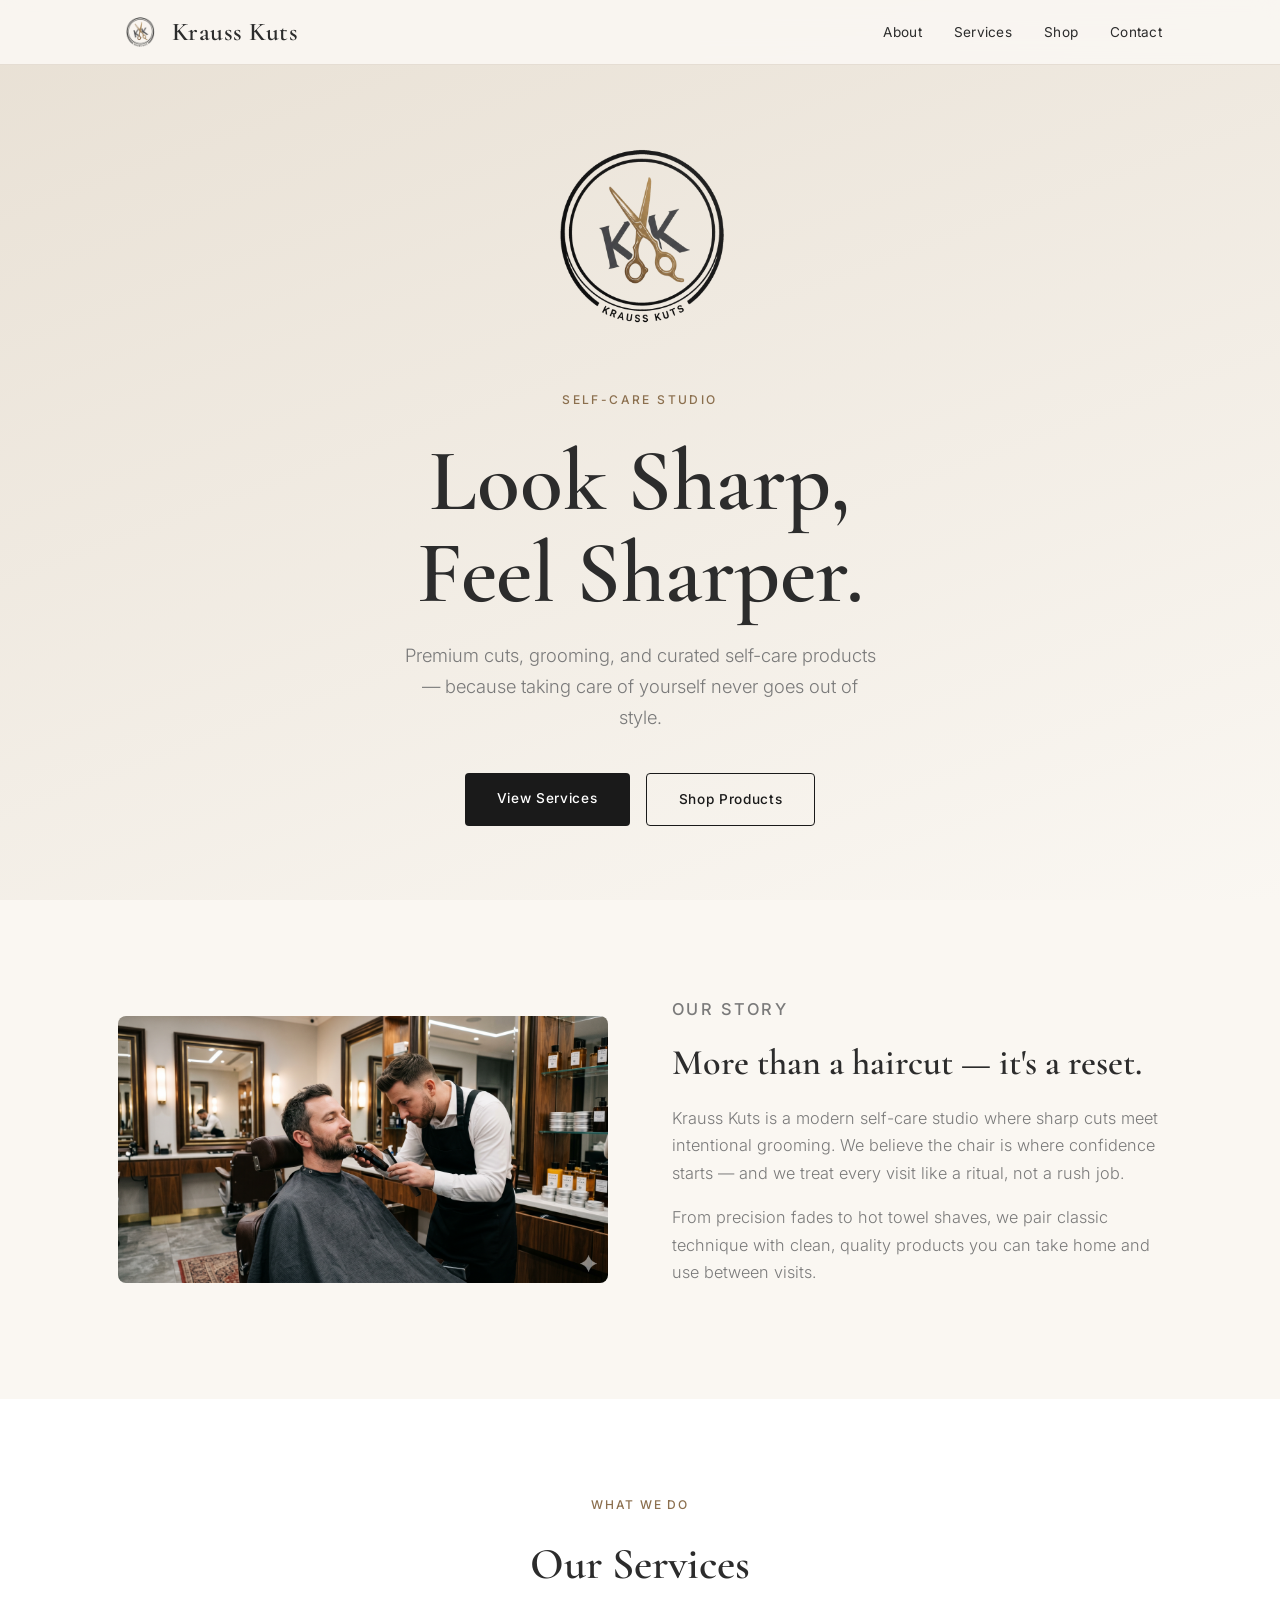
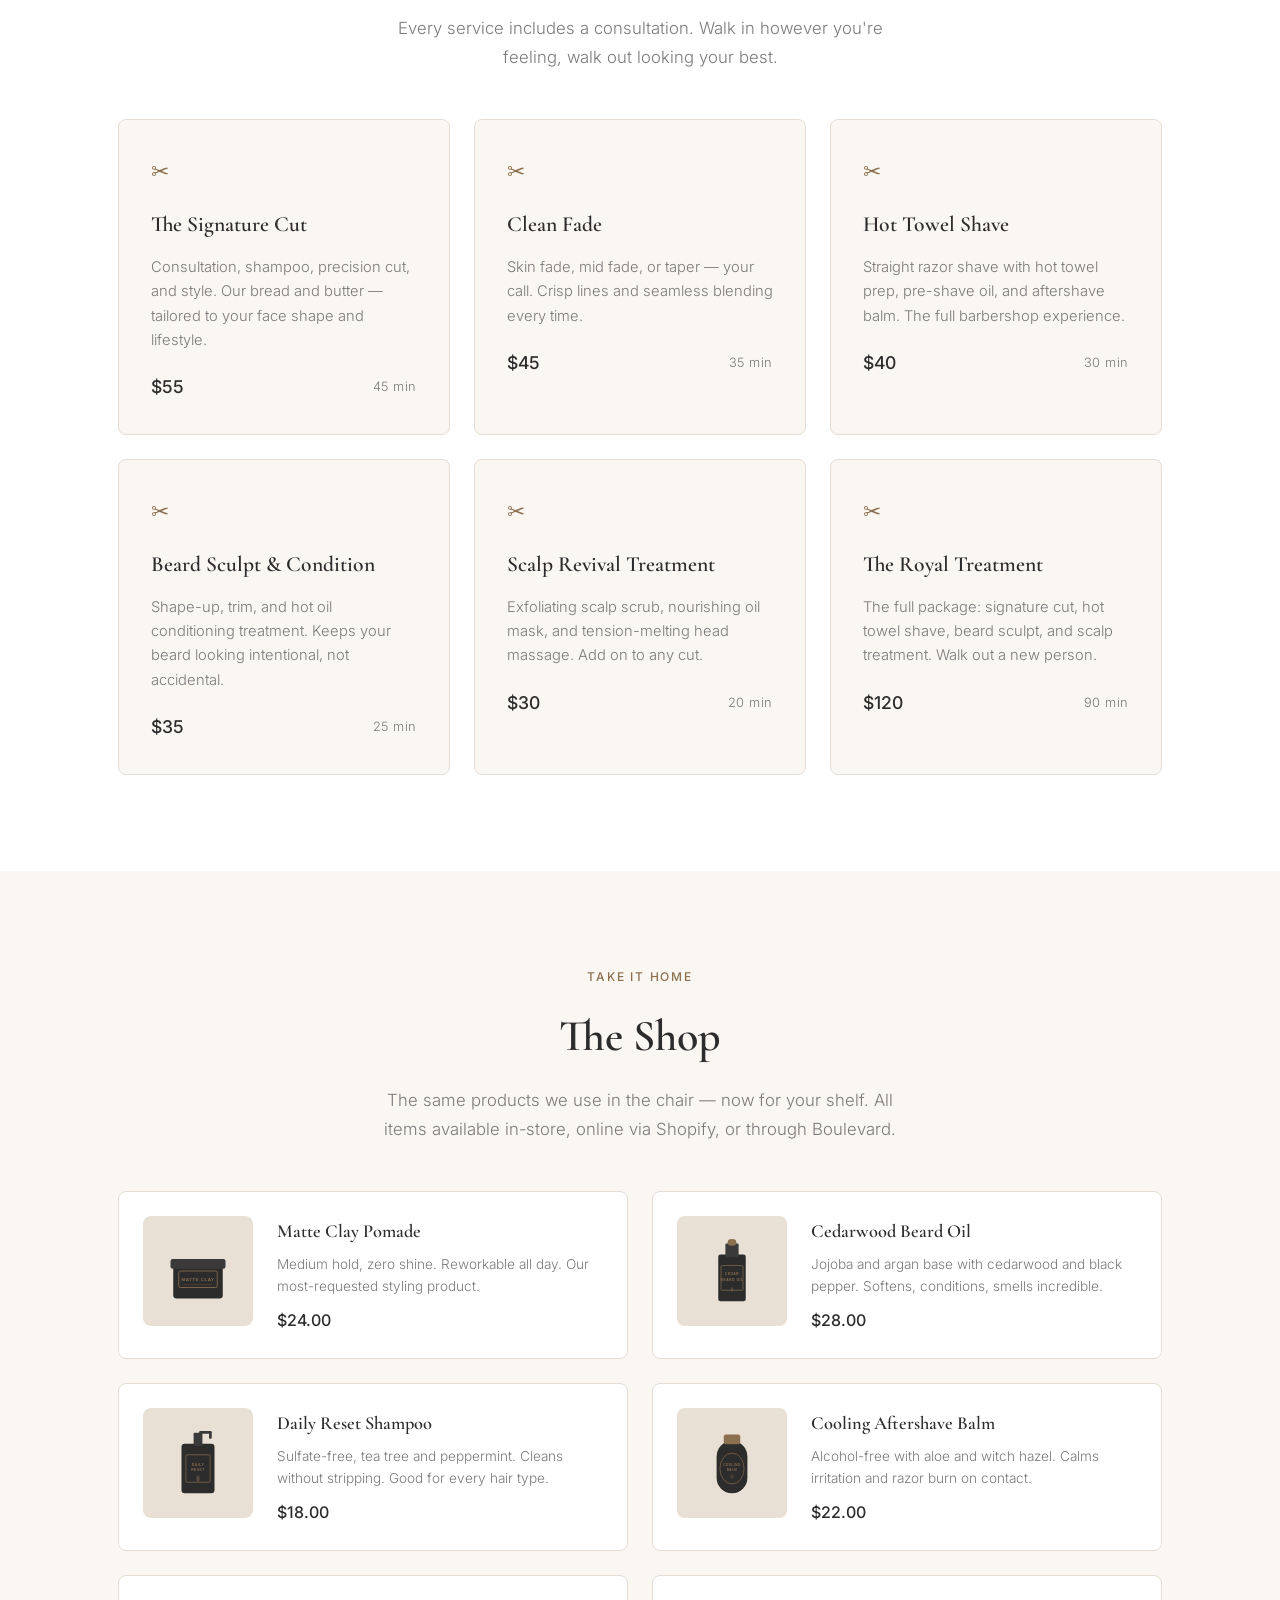
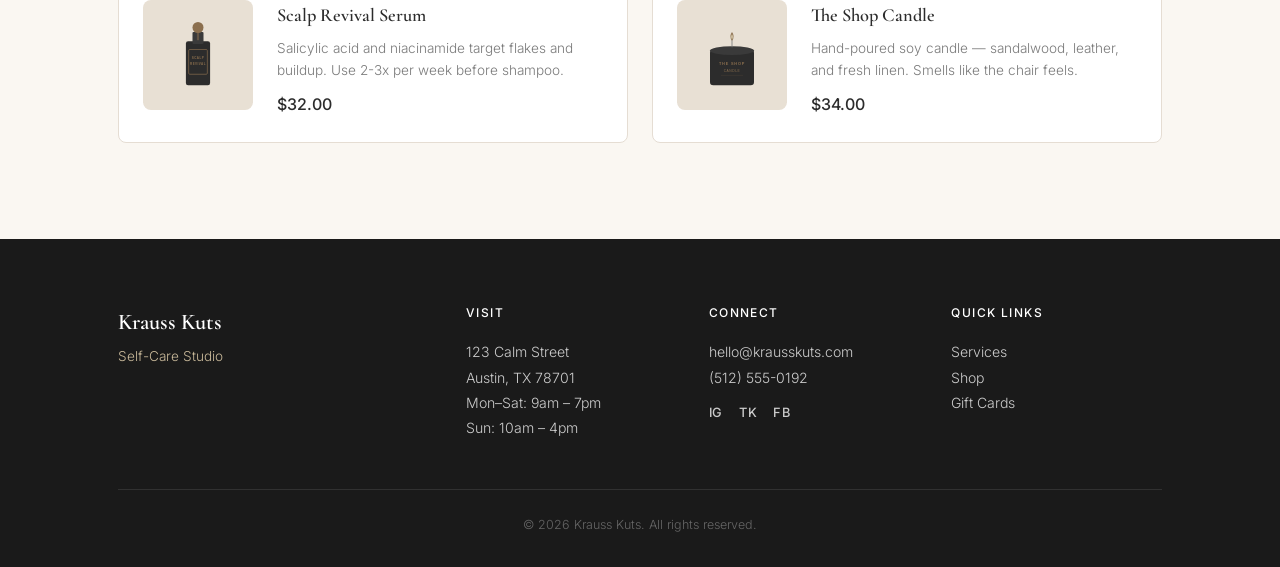
<file: index.html>
<!DOCTYPE html>
<html lang="en">
<head>
  <meta charset="UTF-8">
  <meta name="viewport" content="width=device-width, initial-scale=1.0">
  <title>Krauss Kuts | Self-Care Studio</title>
  <link rel="preconnect" href="https://fonts.googleapis.com">
  <link rel="preconnect" href="https://fonts.gstatic.com" crossorigin>
  <link href="https://fonts.googleapis.com/css2?family=Cormorant+Garamond:ital,wght@0,400;0,600;1,400&family=Inter:wght@300;400;500&display=swap" rel="stylesheet">
  <link rel="icon" href="images/logo-icon.svg" type="image/svg+xml">
  <link rel="stylesheet" href="css/style.css">

  <!-- ============================================================
       HEAD SNIPPETS
       Paste any <script> tags that need to load in <head> here.
       Examples: Klaviyo, Mailchimp, Google Analytics, Meta Pixel
       ============================================================ -->
  <script id="mcjs">!function(c,h,i,m,p){m=c.createElement(h),p=c.getElementsByTagName(h)[0],m.async=1,m.src=i,p.parentNode.insertBefore(m,p)}(document,"script","https://chimpstatic.com/mcjs-connected/js/users/2aab636f0de1b4b92f3472b36/10a7ca697fa4cd6272147fa17.js");</script>

</head>
<body>

  <!-- ========== NAV ========== -->
  <nav class="nav">
    <div class="nav__inner">
      <a href="#" class="nav__logo"><img src="images/krauss-kuts-brand-logo.png" alt="KK" class="nav__logo-icon">Krauss Kuts</a>
      <button class="nav__toggle" aria-label="Menu">
        <span></span><span></span><span></span>
      </button>
      <ul class="nav__links">
        <li><a href="#about">About</a></li>
        <li><a href="#services">Services</a></li>
        <li><a href="#shop">Shop</a></li>
        <li><a href="#contact">Contact</a></li>
      </ul>
    </div>
  </nav>

  <!-- ========== HERO ========== -->
  <header class="hero" id="home">
    <div class="hero__content">
      <img src="images/krauss-kuts-brand-logo.png" alt="Krauss Kuts logo" class="hero__logo">
      <p class="hero__tag">Self-Care Studio</p>
      <h1 class="hero__title">Look Sharp,<br>Feel Sharper.</h1>
      <p class="hero__sub">Premium cuts, grooming, and curated self-care products — because taking care of yourself never goes out of style.</p>
      <div class="hero__actions">
        <a href="#services" class="btn btn--primary">View Services</a>
        <a href="#shop" class="btn btn--outline">Shop Products</a>
      </div>
    </div>
  </header>

  <!-- ========== ABOUT ========== -->
  <section class="about" id="about">
    <div class="container">
      <div class="about__grid">
        <div class="about__image">
          <img src="images/barbershop-action.jpg" alt="Beard grooming at Krauss Kuts" class="about__action-img">
        </div>
        <div class="about__text">
          <p class="section-tag">Our Story</p>
          <h2>More than a haircut — it's a reset.</h2>
          <p>Krauss Kuts is a modern self-care studio where sharp cuts meet intentional grooming. We believe the chair is where confidence starts — and we treat every visit like a ritual, not a rush job.</p>
          <p>From precision fades to hot towel shaves, we pair classic technique with clean, quality products you can take home and use between visits.</p>
        </div>
      </div>
    </div>
  </section>

  <!-- ========== SERVICES ========== -->
  <section class="services" id="services">
    <div class="container">
      <p class="section-tag center">What We Do</p>
      <h2 class="section-heading center">Our Services</h2>
      <p class="section-sub center">Every service includes a consultation. Walk in however you're feeling, walk out looking your best.</p>

      <div class="services__grid">

        <div class="card" data-sku="SVC-CUT-001">
          <div class="card__icon">&#9986;</div>
          <h3>The Signature Cut</h3>
          <p>Consultation, shampoo, precision cut, and style. Our bread and butter — tailored to your face shape and lifestyle.</p>
          <div class="card__meta">
            <span class="card__price">$55</span>
            <span class="card__duration">45 min</span>
          </div>
          <div class="card__tooltip">
            <p>Includes a one-on-one consultation to understand your hair type, growth patterns, and style goals. We shampoo and condition, then cut with precision shears and clippers. Finished with a style and product recommendation for home care.</p>
            <span class="card__tooltip-cta">Book Now at the top of the page once booking is live.</span>
          </div>
        </div>

        <div class="card" data-sku="SVC-FADE-001">
          <div class="card__icon">&#9986;</div>
          <h3>Clean Fade</h3>
          <p>Skin fade, mid fade, or taper — your call. Crisp lines and seamless blending every time.</p>
          <div class="card__meta">
            <span class="card__price">$45</span>
            <span class="card__duration">35 min</span>
          </div>
          <div class="card__tooltip">
            <p>Choose your fade level — skin, low, mid, or high. We use a combination of clipper guards and freehand technique to create seamless gradients. Lineup and edge work included. Perfect for maintaining a sharp, clean look between full cuts.</p>
            <span class="card__tooltip-cta">Book Now at the top of the page once booking is live.</span>
          </div>
        </div>

        <div class="card" data-sku="SVC-SHAVE-001">
          <div class="card__icon">&#9986;</div>
          <h3>Hot Towel Shave</h3>
          <p>Straight razor shave with hot towel prep, pre-shave oil, and aftershave balm. The full barbershop experience.</p>
          <div class="card__meta">
            <span class="card__price">$40</span>
            <span class="card__duration">30 min</span>
          </div>
          <div class="card__tooltip">
            <p>A two-pass straight razor shave with hot towel preparation to open pores and soften hair. Includes pre-shave oil, lather application, and a cooling aftershave balm to seal and soothe. The classic barbershop ritual done right.</p>
            <span class="card__tooltip-cta">Book Now at the top of the page once booking is live.</span>
          </div>
        </div>

        <div class="card" data-sku="SVC-BEARD-001">
          <div class="card__icon">&#9986;</div>
          <h3>Beard Sculpt &amp; Condition</h3>
          <p>Shape-up, trim, and hot oil conditioning treatment. Keeps your beard looking intentional, not accidental.</p>
          <div class="card__meta">
            <span class="card__price">$35</span>
            <span class="card__duration">25 min</span>
          </div>
          <div class="card__tooltip">
            <p>We define your neckline, cheek line, and overall shape using trimmers and shears. Followed by a hot oil treatment with jojoba and argan to soften coarse hair and hydrate the skin underneath. Great as a standalone or paired with any cut.</p>
            <span class="card__tooltip-cta">Book Now at the top of the page once booking is live.</span>
          </div>
        </div>

        <div class="card" data-sku="SVC-SCALP-001">
          <div class="card__icon">&#9986;</div>
          <h3>Scalp Revival Treatment</h3>
          <p>Exfoliating scalp scrub, nourishing oil mask, and tension-melting head massage. Add on to any cut.</p>
          <div class="card__meta">
            <span class="card__price">$30</span>
            <span class="card__duration">20 min</span>
          </div>
          <div class="card__tooltip">
            <p>Starts with a sea salt and charcoal exfoliating scrub to remove buildup and dead skin. Followed by a warm oil mask and a pressure-point scalp massage to relieve tension and promote circulation. Best added to a cut or shave service.</p>
            <span class="card__tooltip-cta">Book Now at the top of the page once booking is live.</span>
          </div>
        </div>

        <div class="card" data-sku="SVC-ROYAL-001">
          <div class="card__icon">&#9986;</div>
          <h3>The Royal Treatment</h3>
          <p>The full package: signature cut, hot towel shave, beard sculpt, and scalp treatment. Walk out a new person.</p>
          <div class="card__meta">
            <span class="card__price">$120</span>
            <span class="card__duration">90 min</span>
          </div>
          <div class="card__tooltip">
            <p>Our top-tier experience combines all four core services into one 90-minute session: a full consultation and signature cut, hot towel straight razor shave, beard sculpt with conditioning, and a scalp revival treatment. The ultimate reset.</p>
            <span class="card__tooltip-cta">Book Now at the top of the page once booking is live.</span>
          </div>
        </div>

      </div>
    </div>
  </section>

  <!-- ========== PRODUCTS / SHOP ========== -->
  <section class="shop" id="shop">
    <div class="container">
      <p class="section-tag center">Take It Home</p>
      <h2 class="section-heading center">The Shop</h2>
      <p class="section-sub center">The same products we use in the chair — now for your shelf. All items available in-store, online via Shopify, or through Boulevard.</p>

      <div class="products__grid">

        <div class="product" data-sku="PROD-POMADE-001" data-shopify-handle="matte-clay-pomade" data-blvd-product-id="pomade-001">
          <img src="images/product-pomade.svg" alt="Matte Clay Pomade" class="product__image">
          <div class="product__info">
            <h4>Matte Clay Pomade</h4>
            <p>Medium hold, zero shine. Reworkable all day. Our most-requested styling product.</p>
            <span class="product__price">$24.00</span>

          </div>
        </div>

        <div class="product" data-sku="PROD-BEARDOIL-001" data-shopify-handle="cedarwood-beard-oil" data-blvd-product-id="beardoil-001">
          <img src="images/product-beardoil.svg" alt="Cedarwood Beard Oil" class="product__image">
          <div class="product__info">
            <h4>Cedarwood Beard Oil</h4>
            <p>Jojoba and argan base with cedarwood and black pepper. Softens, conditions, smells incredible.</p>
            <span class="product__price">$28.00</span>

          </div>
        </div>

        <div class="product" data-sku="PROD-SHAMPOO-001" data-shopify-handle="daily-reset-shampoo" data-blvd-product-id="shampoo-001">
          <img src="images/product-shampoo.svg" alt="Daily Reset Shampoo" class="product__image">
          <div class="product__info">
            <h4>Daily Reset Shampoo</h4>
            <p>Sulfate-free, tea tree and peppermint. Cleans without stripping. Good for every hair type.</p>
            <span class="product__price">$18.00</span>

          </div>
        </div>

        <div class="product" data-sku="PROD-AFTERSHAVE-001" data-shopify-handle="cooling-aftershave-balm" data-blvd-product-id="aftershave-001">
          <img src="images/product-aftershave.svg" alt="Cooling Aftershave Balm" class="product__image">
          <div class="product__info">
            <h4>Cooling Aftershave Balm</h4>
            <p>Alcohol-free with aloe and witch hazel. Calms irritation and razor burn on contact.</p>
            <span class="product__price">$22.00</span>

          </div>
        </div>

        <div class="product" data-sku="PROD-SCALP-001" data-shopify-handle="scalp-revival-serum" data-blvd-product-id="scalp-001">
          <img src="images/product-scalp.svg" alt="Scalp Revival Serum" class="product__image">
          <div class="product__info">
            <h4>Scalp Revival Serum</h4>
            <p>Salicylic acid and niacinamide target flakes and buildup. Use 2-3x per week before shampoo.</p>
            <span class="product__price">$32.00</span>

          </div>
        </div>

        <div class="product" data-sku="PROD-CANDLE-001" data-shopify-handle="krauss-kuts-candle" data-blvd-product-id="candle-001">
          <img src="images/product-candle.svg" alt="The Shop Candle" class="product__image">
          <div class="product__info">
            <h4>The Shop Candle</h4>
            <p>Hand-poured soy candle — sandalwood, leather, and fresh linen. Smells like the chair feels.</p>
            <span class="product__price">$34.00</span>

          </div>
        </div>

      </div>
    </div>
  </section>


  <!-- ========== FOOTER ========== -->
  <footer class="footer" id="contact">
    <div class="container">
      <div class="footer__grid">
        <div class="footer__brand">
          <h3>Krauss Kuts</h3>
          <p>Self-Care Studio</p>
        </div>
        <div class="footer__col">
          <h4>Visit</h4>
          <p>123 Calm Street<br>Austin, TX 78701</p>
          <p>Mon–Sat: 9am – 7pm<br>Sun: 10am – 4pm</p>
        </div>
        <div class="footer__col">
          <h4>Connect</h4>
          <p>hello@krausskuts.com</p>
          <p>(512) 555-0192</p>
          <div class="footer__social">
            <a href="#" aria-label="Instagram">IG</a>
            <a href="#" aria-label="TikTok">TK</a>
            <a href="#" aria-label="Facebook">FB</a>
          </div>
        </div>
        <div class="footer__col">
          <h4>Quick Links</h4>
          <ul>
            <li><a href="#services">Services</a></li>
            <li><a href="#shop">Shop</a></li>
            <li><a href="#">Gift Cards</a></li>
          </ul>
        </div>
      </div>
      <div class="footer__bottom">
        <p>&copy; 2026 Krauss Kuts. All rights reserved.</p>
      </div>
    </div>
  </footer>

  <!-- ========== SCRIPTS ========== -->
  <script src="js/main.js"></script>

  <!-- ============================================================
       BODY SNIPPETS
       Paste any third-party scripts that load before </body> here.
       Examples: Boulevard SBO widget, Klaviyo popup, chat widgets
       ============================================================ -->

</body>
</html>
</file>
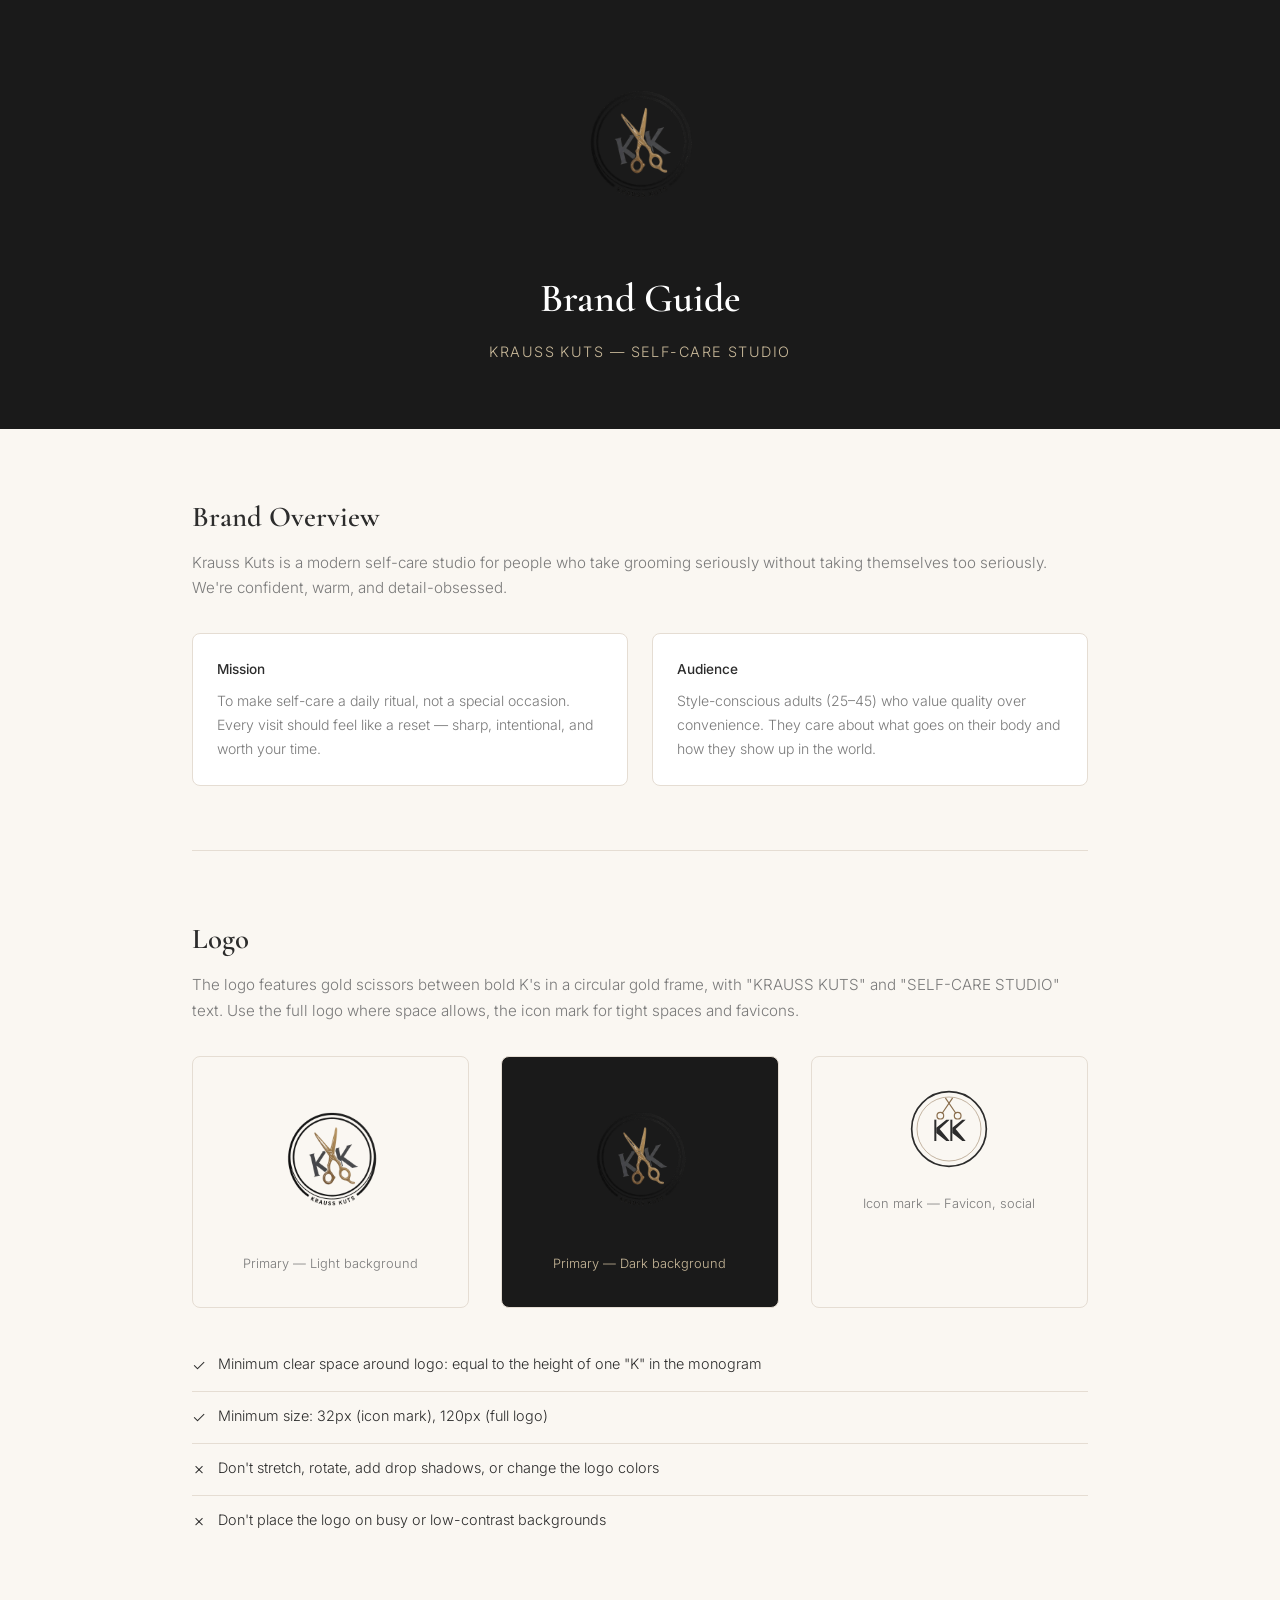
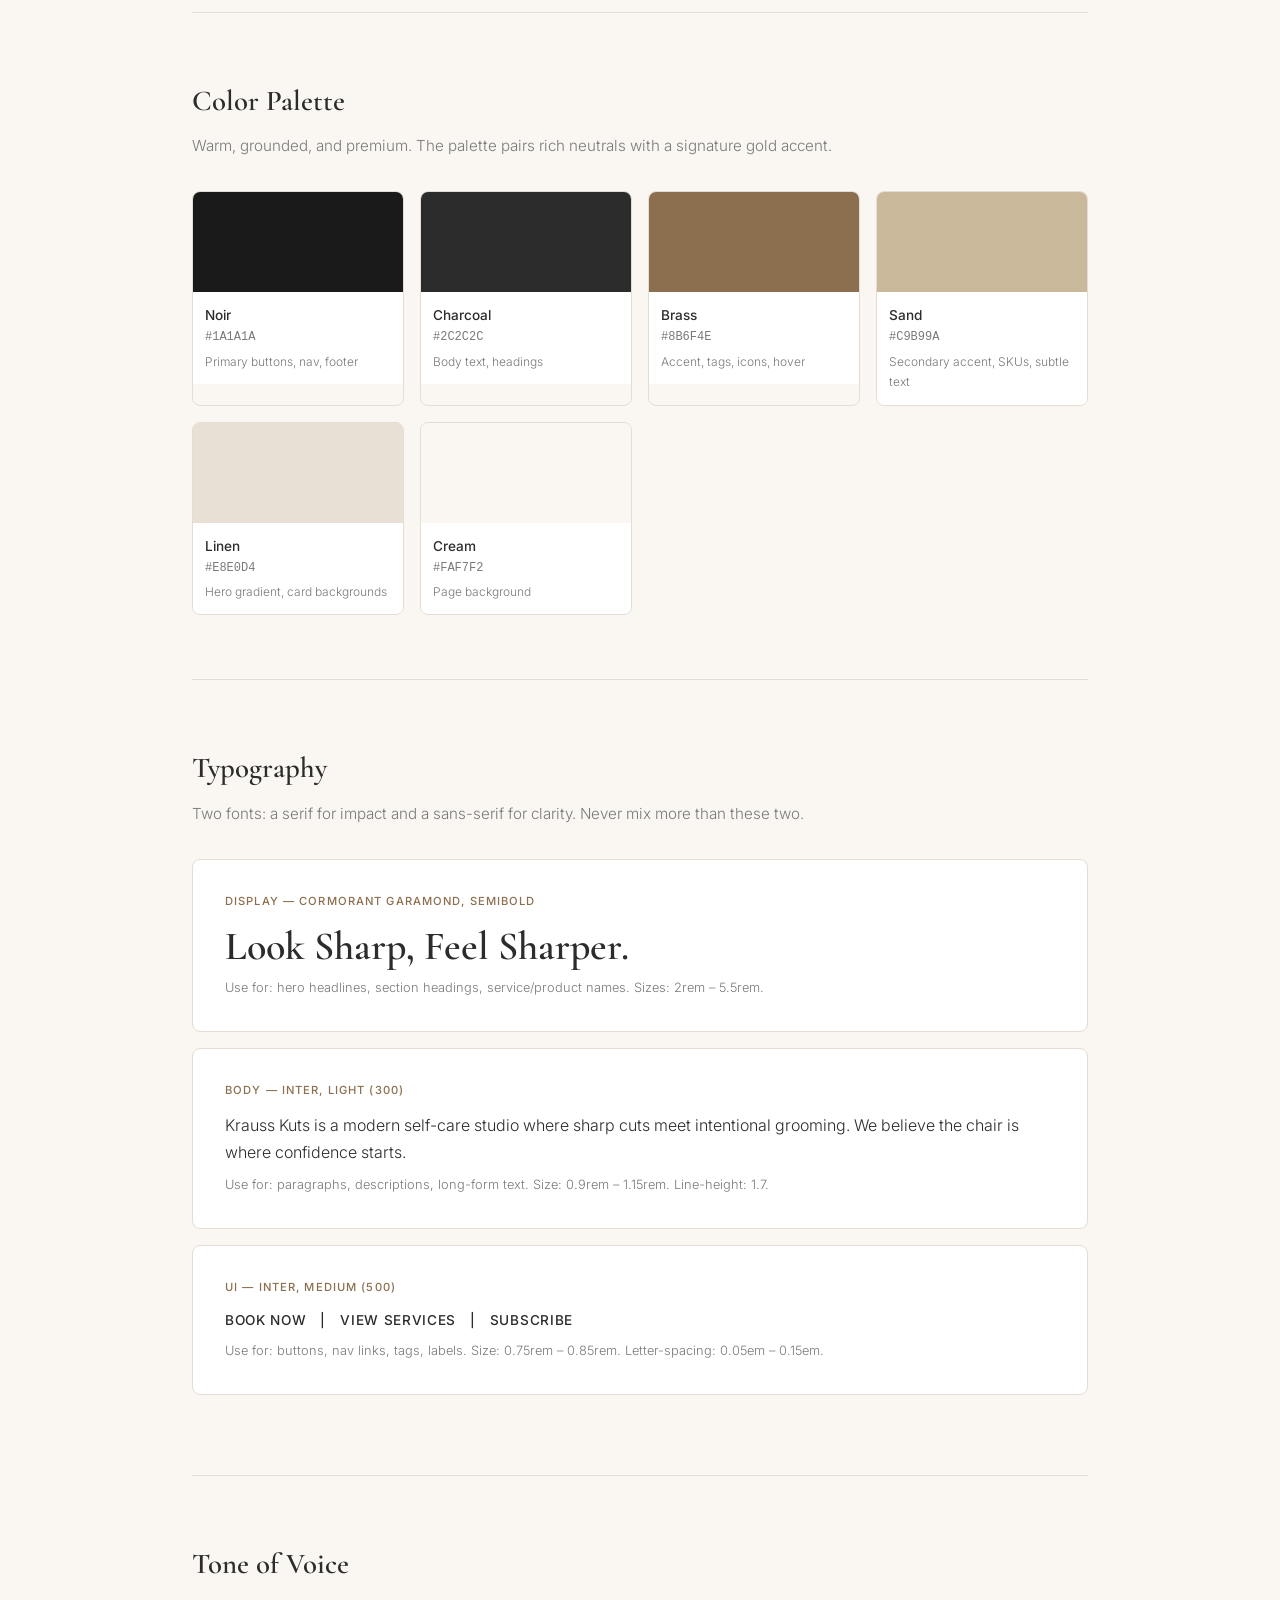
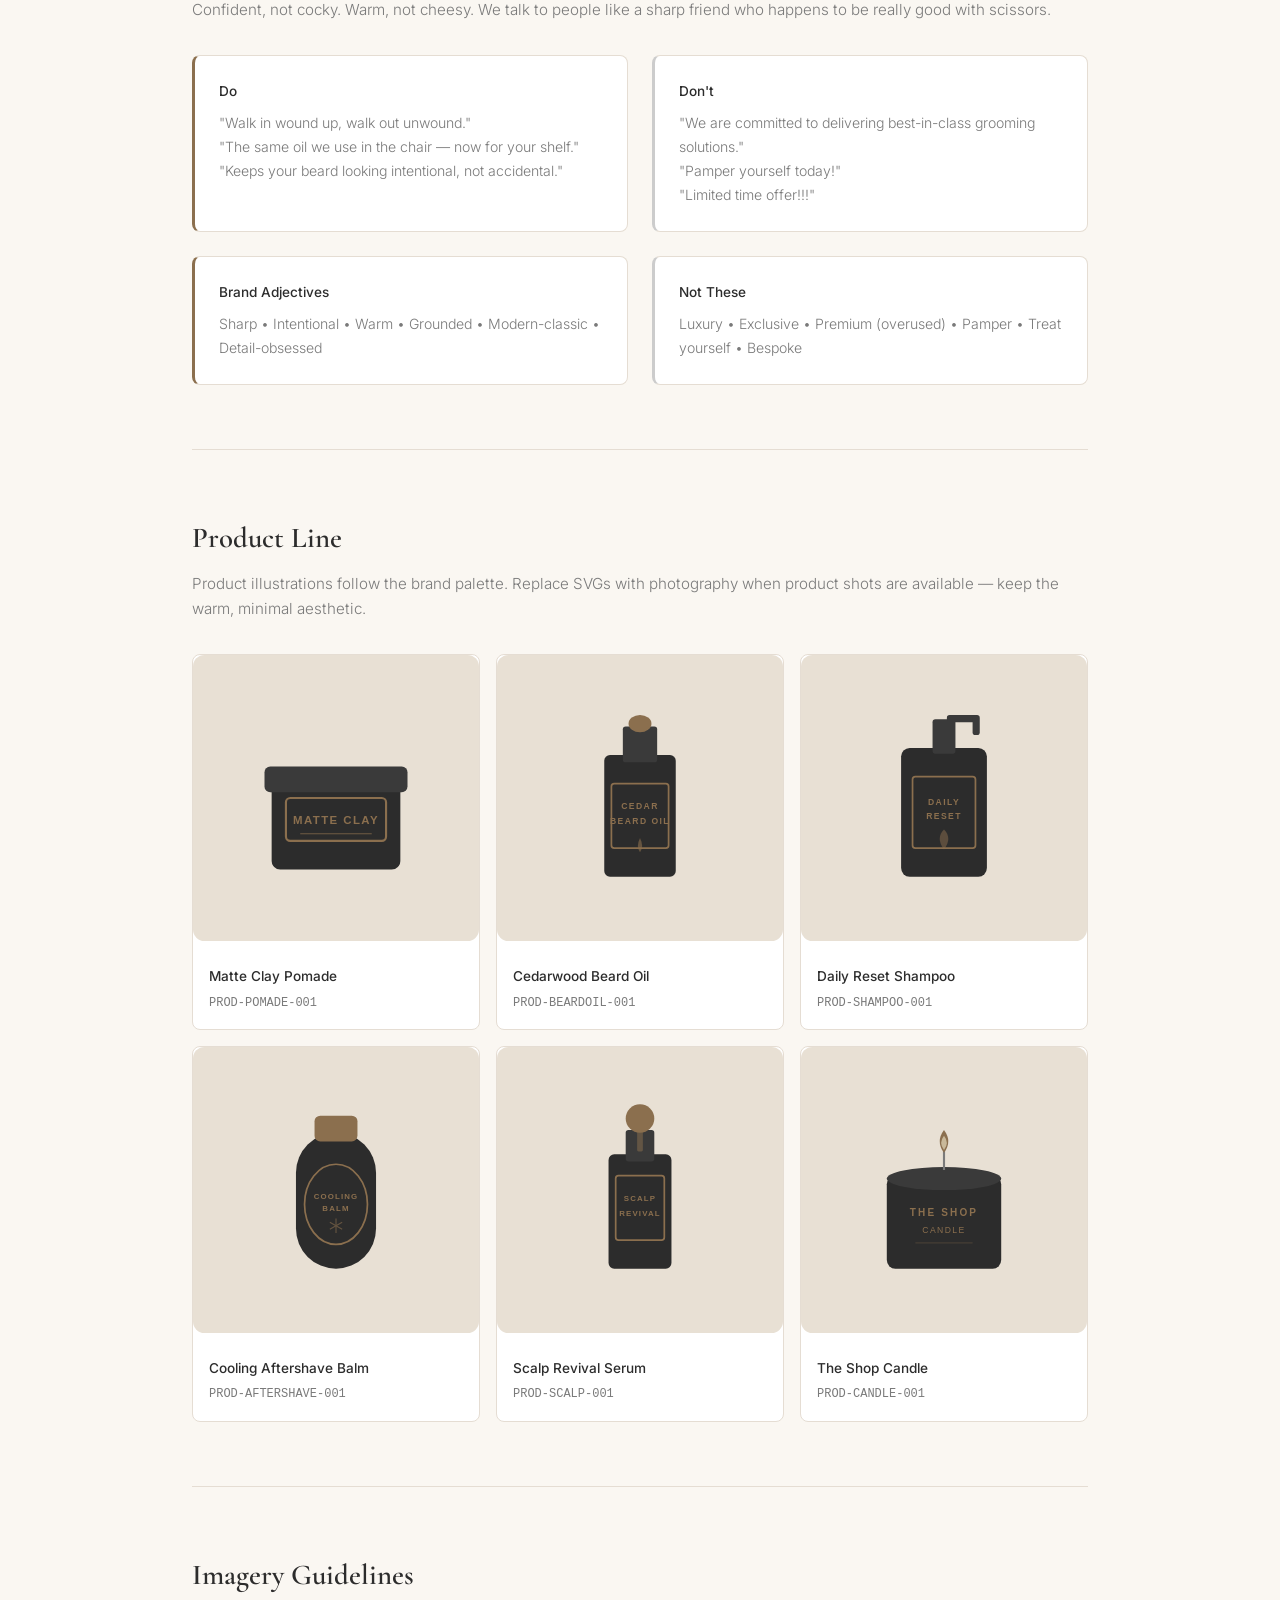
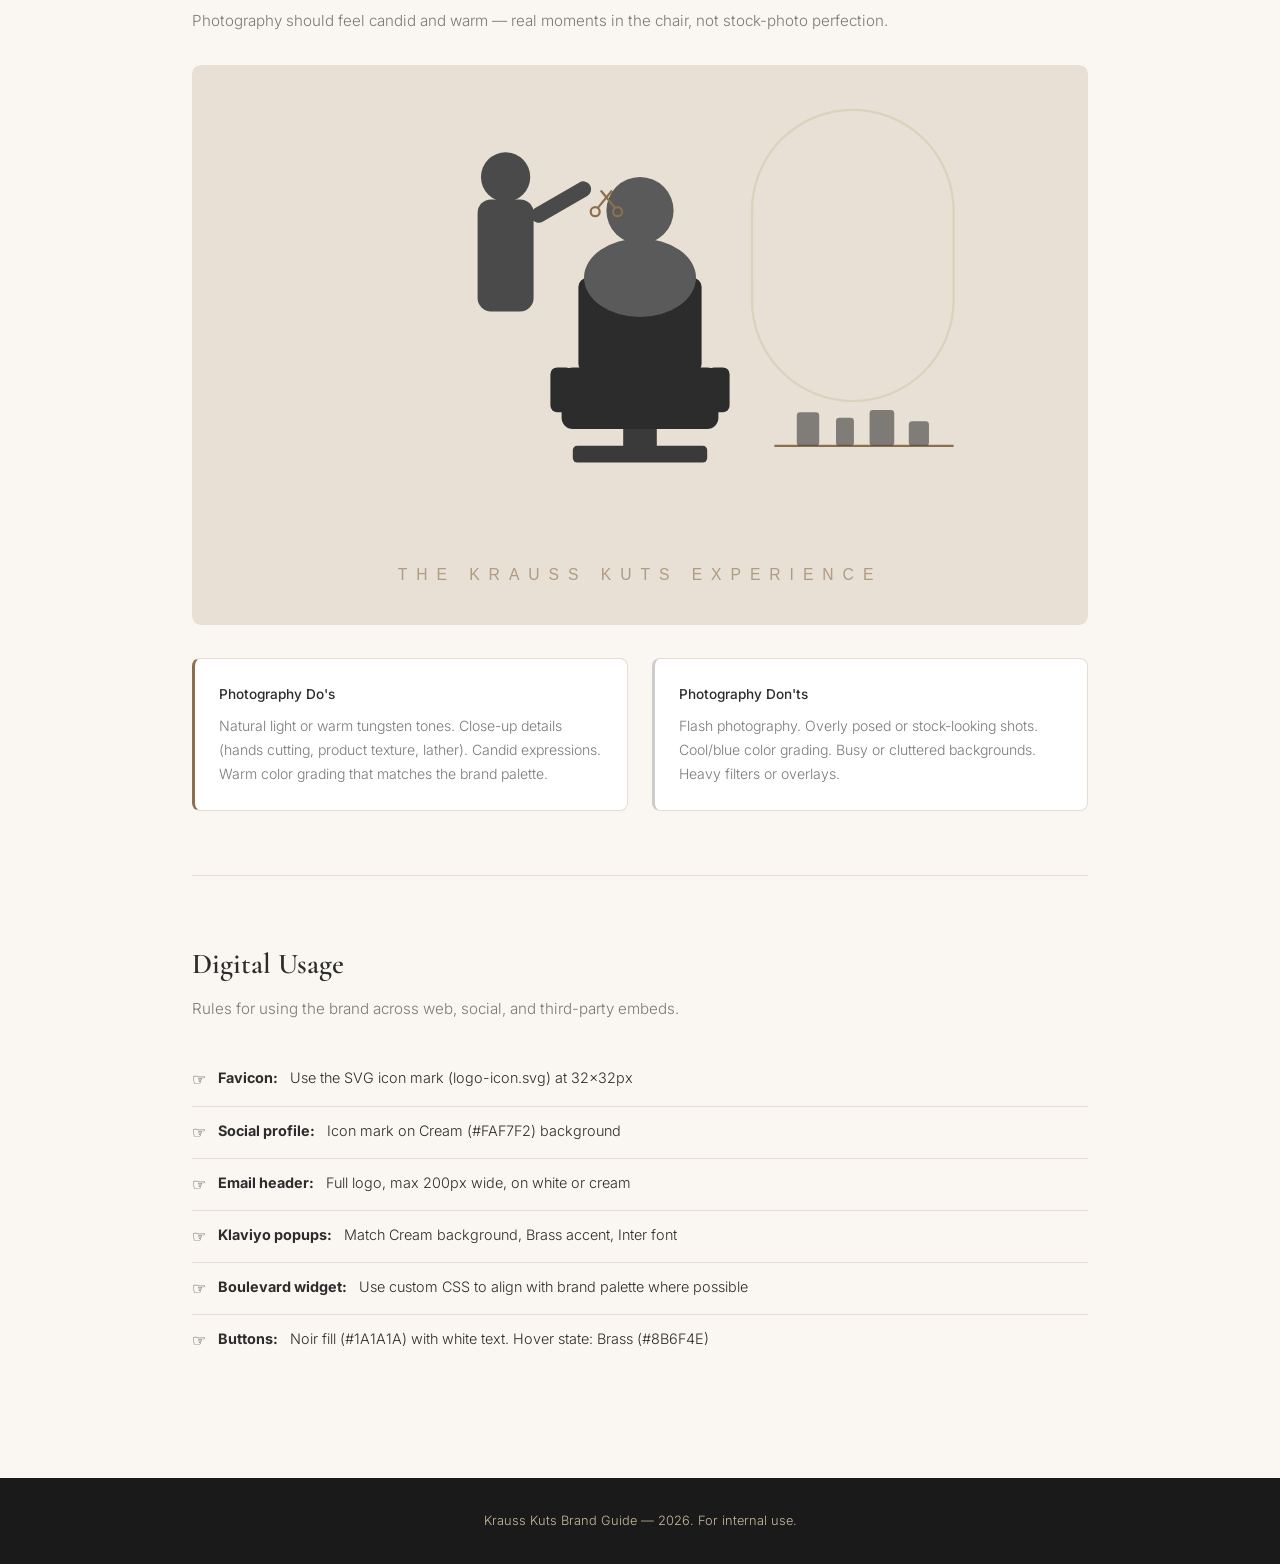
<file: brand-guide.html>
<!DOCTYPE html>
<html lang="en">
<head>
  <meta charset="UTF-8">
  <meta name="viewport" content="width=device-width, initial-scale=1.0">
  <title>Krauss Kuts — Brand Guide</title>
  <link rel="preconnect" href="https://fonts.googleapis.com">
  <link rel="preconnect" href="https://fonts.gstatic.com" crossorigin>
  <link href="https://fonts.googleapis.com/css2?family=Cormorant+Garamond:ital,wght@0,400;0,600;1,400&family=Inter:wght@300;400;500;600&display=swap" rel="stylesheet">
  <style>
    *, *::before, *::after { margin: 0; padding: 0; box-sizing: border-box; }

    :root {
      --cream:    #FAF7F2;
      --sand:     #E8E0D4;
      --gold:     #8B6F4E;
      --gold-lt:  #C9B99A;
      --charcoal: #2C2C2C;
      --dark:     #1A1A1A;
      --muted:    #7A7A7A;
      --border:   #E5DDD3;
      --white:    #FFFFFF;
    }

    body {
      font-family: 'Inter', sans-serif;
      font-weight: 300;
      color: var(--charcoal);
      background: var(--cream);
      line-height: 1.7;
    }

    .container { max-width: 960px; margin: 0 auto; padding: 0 2rem; }

    /* Header */
    .bg-header {
      background: var(--dark);
      color: var(--white);
      padding: 4rem 0;
      text-align: center;
    }
    .bg-header img { width: 160px; margin: 0 auto 2rem; }
    .bg-header h1 {
      font-family: 'Cormorant Garamond', serif;
      font-weight: 600;
      font-size: 2.5rem;
      margin-bottom: 0.5rem;
    }
    .bg-header p { color: var(--gold-lt); font-size: 0.9rem; letter-spacing: 0.1em; }

    /* Sections */
    .section { padding: 4rem 0; border-bottom: 1px solid var(--border); }
    .section:last-child { border-bottom: none; }
    .section-title {
      font-family: 'Cormorant Garamond', serif;
      font-weight: 600;
      font-size: 1.8rem;
      margin-bottom: 0.5rem;
    }
    .section-intro { color: var(--muted); margin-bottom: 2rem; font-size: 0.95rem; }

    /* Logo section */
    .logo-grid {
      display: grid;
      grid-template-columns: 1fr 1fr 1fr;
      gap: 2rem;
      margin-bottom: 2rem;
    }
    .logo-card {
      border: 1px solid var(--border);
      border-radius: 8px;
      padding: 2rem;
      text-align: center;
    }
    .logo-card.dark { background: var(--dark); }
    .logo-card img { max-width: 140px; margin: 0 auto 1rem; }
    .logo-card p { font-size: 0.8rem; color: var(--muted); }
    .logo-card.dark p { color: var(--gold-lt); }

    /* Colors */
    .color-grid {
      display: grid;
      grid-template-columns: repeat(auto-fill, minmax(180px, 1fr));
      gap: 1rem;
    }
    .color-swatch {
      border-radius: 8px;
      overflow: hidden;
      border: 1px solid var(--border);
    }
    .color-swatch__block {
      height: 100px;
      display: flex;
      align-items: flex-end;
      padding: 0.75rem;
    }
    .color-swatch__info {
      padding: 0.75rem;
      background: var(--white);
    }
    .color-swatch__name { font-weight: 500; font-size: 0.85rem; }
    .color-swatch__hex { font-size: 0.75rem; color: var(--muted); font-family: monospace; }
    .color-swatch__use { font-size: 0.75rem; color: var(--muted); margin-top: 0.25rem; }

    /* Typography */
    .type-sample {
      border: 1px solid var(--border);
      border-radius: 8px;
      padding: 2rem;
      margin-bottom: 1rem;
      background: var(--white);
    }
    .type-sample__label {
      font-size: 0.7rem;
      font-weight: 500;
      letter-spacing: 0.1em;
      text-transform: uppercase;
      color: var(--gold);
      margin-bottom: 0.75rem;
    }
    .type-display {
      font-family: 'Cormorant Garamond', serif;
      font-weight: 600;
      font-size: 2.5rem;
      line-height: 1.15;
    }
    .type-body {
      font-family: 'Inter', sans-serif;
      font-weight: 300;
      font-size: 1rem;
      line-height: 1.7;
    }
    .type-ui {
      font-family: 'Inter', sans-serif;
      font-weight: 500;
      font-size: 0.85rem;
      letter-spacing: 0.05em;
    }
    .type-meta { font-size: 0.8rem; color: var(--muted); margin-top: 0.5rem; }

    /* Tone */
    .tone-grid {
      display: grid;
      grid-template-columns: 1fr 1fr;
      gap: 1.5rem;
    }
    .tone-card {
      border: 1px solid var(--border);
      border-radius: 8px;
      padding: 1.5rem;
      background: var(--white);
    }
    .tone-card h4 {
      font-weight: 500;
      font-size: 0.85rem;
      margin-bottom: 0.5rem;
    }
    .tone-card p { font-size: 0.88rem; color: var(--muted); }
    .tone-do { border-left: 3px solid var(--gold); }
    .tone-dont { border-left: 3px solid #ccc; }

    /* Products */
    .product-grid {
      display: grid;
      grid-template-columns: repeat(3, 1fr);
      gap: 1rem;
    }
    .product-card {
      border: 1px solid var(--border);
      border-radius: 8px;
      overflow: hidden;
      background: var(--white);
    }
    .product-card img { width: 100%; }
    .product-card__info { padding: 1rem; }
    .product-card__info h4 { font-size: 0.85rem; font-weight: 500; margin-bottom: 0.25rem; }
    .product-card__info p { font-size: 0.75rem; color: var(--muted); font-family: monospace; }

    /* Rules */
    .rules-list { list-style: none; }
    .rules-list li {
      padding: 0.75rem 0;
      border-bottom: 1px solid var(--border);
      font-size: 0.9rem;
      display: flex;
      gap: 0.75rem;
    }
    .rules-list li:last-child { border-bottom: none; }
    .rule-icon { flex-shrink: 0; font-size: 1rem; }

    @media (max-width: 768px) {
      .logo-grid { grid-template-columns: 1fr; }
      .tone-grid { grid-template-columns: 1fr; }
      .product-grid { grid-template-columns: 1fr 1fr; }
      .color-grid { grid-template-columns: 1fr 1fr; }
    }
  </style>
</head>
<body>

  <!-- Header -->
  <div class="bg-header">
    <div class="container">
      <img src="images/krauss-kuts-brand-logo.png" alt="Krauss Kuts logo">
      <h1>Brand Guide</h1>
      <p>KRAUSS KUTS &mdash; SELF-CARE STUDIO</p>
    </div>
  </div>

  <div class="container">

    <!-- 1. BRAND OVERVIEW -->
    <div class="section">
      <h2 class="section-title">Brand Overview</h2>
      <p class="section-intro">Krauss Kuts is a modern self-care studio for people who take grooming seriously without taking themselves too seriously. We're confident, warm, and detail-obsessed.</p>

      <div class="tone-grid">
        <div class="tone-card">
          <h4>Mission</h4>
          <p>To make self-care a daily ritual, not a special occasion. Every visit should feel like a reset — sharp, intentional, and worth your time.</p>
        </div>
        <div class="tone-card">
          <h4>Audience</h4>
          <p>Style-conscious adults (25–45) who value quality over convenience. They care about what goes on their body and how they show up in the world.</p>
        </div>
      </div>
    </div>

    <!-- 2. LOGO -->
    <div class="section">
      <h2 class="section-title">Logo</h2>
      <p class="section-intro">The logo features gold scissors between bold K's in a circular gold frame, with "KRAUSS KUTS" and "SELF-CARE STUDIO" text. Use the full logo where space allows, the icon mark for tight spaces and favicons.</p>

      <div class="logo-grid">
        <div class="logo-card">
          <img src="images/krauss-kuts-brand-logo.png" alt="Primary logo">
          <p>Primary — Light background</p>
        </div>
        <div class="logo-card dark">
          <img src="images/krauss-kuts-brand-logo.png" alt="Logo on dark">
          <p>Primary — Dark background</p>
        </div>
        <div class="logo-card">
          <img src="images/logo-icon.svg" alt="Icon mark" style="max-width: 80px;">
          <p>Icon mark — Favicon, social</p>
        </div>
      </div>

      <ul class="rules-list">
        <li><span class="rule-icon">&#10003;</span> Minimum clear space around logo: equal to the height of one "K" in the monogram</li>
        <li><span class="rule-icon">&#10003;</span> Minimum size: 32px (icon mark), 120px (full logo)</li>
        <li><span class="rule-icon">&#10007;</span> Don't stretch, rotate, add drop shadows, or change the logo colors</li>
        <li><span class="rule-icon">&#10007;</span> Don't place the logo on busy or low-contrast backgrounds</li>
      </ul>
    </div>

    <!-- 3. COLOR PALETTE -->
    <div class="section">
      <h2 class="section-title">Color Palette</h2>
      <p class="section-intro">Warm, grounded, and premium. The palette pairs rich neutrals with a signature gold accent.</p>

      <div class="color-grid">
        <div class="color-swatch">
          <div class="color-swatch__block" style="background: #1A1A1A;">
          </div>
          <div class="color-swatch__info">
            <div class="color-swatch__name">Noir</div>
            <div class="color-swatch__hex">#1A1A1A</div>
            <div class="color-swatch__use">Primary buttons, nav, footer</div>
          </div>
        </div>
        <div class="color-swatch">
          <div class="color-swatch__block" style="background: #2C2C2C;">
          </div>
          <div class="color-swatch__info">
            <div class="color-swatch__name">Charcoal</div>
            <div class="color-swatch__hex">#2C2C2C</div>
            <div class="color-swatch__use">Body text, headings</div>
          </div>
        </div>
        <div class="color-swatch">
          <div class="color-swatch__block" style="background: #8B6F4E;">
          </div>
          <div class="color-swatch__info">
            <div class="color-swatch__name">Brass</div>
            <div class="color-swatch__hex">#8B6F4E</div>
            <div class="color-swatch__use">Accent, tags, icons, hover</div>
          </div>
        </div>
        <div class="color-swatch">
          <div class="color-swatch__block" style="background: #C9B99A;">
          </div>
          <div class="color-swatch__info">
            <div class="color-swatch__name">Sand</div>
            <div class="color-swatch__hex">#C9B99A</div>
            <div class="color-swatch__use">Secondary accent, SKUs, subtle text</div>
          </div>
        </div>
        <div class="color-swatch">
          <div class="color-swatch__block" style="background: #E8E0D4;">
          </div>
          <div class="color-swatch__info">
            <div class="color-swatch__name">Linen</div>
            <div class="color-swatch__hex">#E8E0D4</div>
            <div class="color-swatch__use">Hero gradient, card backgrounds</div>
          </div>
        </div>
        <div class="color-swatch">
          <div class="color-swatch__block" style="background: #FAF7F2;">
          </div>
          <div class="color-swatch__info">
            <div class="color-swatch__name">Cream</div>
            <div class="color-swatch__hex">#FAF7F2</div>
            <div class="color-swatch__use">Page background</div>
          </div>
        </div>
      </div>
    </div>

    <!-- 4. TYPOGRAPHY -->
    <div class="section">
      <h2 class="section-title">Typography</h2>
      <p class="section-intro">Two fonts: a serif for impact and a sans-serif for clarity. Never mix more than these two.</p>

      <div class="type-sample">
        <div class="type-sample__label">Display — Cormorant Garamond, Semibold</div>
        <div class="type-display">Look Sharp, Feel Sharper.</div>
        <div class="type-meta">Use for: hero headlines, section headings, service/product names. Sizes: 2rem – 5.5rem.</div>
      </div>

      <div class="type-sample">
        <div class="type-sample__label">Body — Inter, Light (300)</div>
        <div class="type-body">Krauss Kuts is a modern self-care studio where sharp cuts meet intentional grooming. We believe the chair is where confidence starts.</div>
        <div class="type-meta">Use for: paragraphs, descriptions, long-form text. Size: 0.9rem – 1.15rem. Line-height: 1.7.</div>
      </div>

      <div class="type-sample">
        <div class="type-sample__label">UI — Inter, Medium (500)</div>
        <div class="type-ui">BOOK NOW &nbsp;&nbsp;|&nbsp;&nbsp; VIEW SERVICES &nbsp;&nbsp;|&nbsp;&nbsp; SUBSCRIBE</div>
        <div class="type-meta">Use for: buttons, nav links, tags, labels. Size: 0.75rem – 0.85rem. Letter-spacing: 0.05em – 0.15em.</div>
      </div>
    </div>

    <!-- 5. TONE OF VOICE -->
    <div class="section">
      <h2 class="section-title">Tone of Voice</h2>
      <p class="section-intro">Confident, not cocky. Warm, not cheesy. We talk to people like a sharp friend who happens to be really good with scissors.</p>

      <div class="tone-grid">
        <div class="tone-card tone-do">
          <h4>Do</h4>
          <p>"Walk in wound up, walk out unwound."<br>"The same oil we use in the chair — now for your shelf."<br>"Keeps your beard looking intentional, not accidental."</p>
        </div>
        <div class="tone-card tone-dont">
          <h4>Don't</h4>
          <p>"We are committed to delivering best-in-class grooming solutions."<br>"Pamper yourself today!"<br>"Limited time offer!!!"</p>
        </div>
        <div class="tone-card tone-do">
          <h4>Brand Adjectives</h4>
          <p>Sharp &bull; Intentional &bull; Warm &bull; Grounded &bull; Modern-classic &bull; Detail-obsessed</p>
        </div>
        <div class="tone-card tone-dont">
          <h4>Not These</h4>
          <p>Luxury &bull; Exclusive &bull; Premium (overused) &bull; Pamper &bull; Treat yourself &bull; Bespoke</p>
        </div>
      </div>
    </div>

    <!-- 6. PRODUCT VISUALS -->
    <div class="section">
      <h2 class="section-title">Product Line</h2>
      <p class="section-intro">Product illustrations follow the brand palette. Replace SVGs with photography when product shots are available — keep the warm, minimal aesthetic.</p>

      <div class="product-grid">
        <div class="product-card">
          <img src="images/product-pomade.svg" alt="Matte Clay Pomade">
          <div class="product-card__info">
            <h4>Matte Clay Pomade</h4>
            <p>PROD-POMADE-001</p>
          </div>
        </div>
        <div class="product-card">
          <img src="images/product-beardoil.svg" alt="Cedarwood Beard Oil">
          <div class="product-card__info">
            <h4>Cedarwood Beard Oil</h4>
            <p>PROD-BEARDOIL-001</p>
          </div>
        </div>
        <div class="product-card">
          <img src="images/product-shampoo.svg" alt="Daily Reset Shampoo">
          <div class="product-card__info">
            <h4>Daily Reset Shampoo</h4>
            <p>PROD-SHAMPOO-001</p>
          </div>
        </div>
        <div class="product-card">
          <img src="images/product-aftershave.svg" alt="Cooling Aftershave Balm">
          <div class="product-card__info">
            <h4>Cooling Aftershave Balm</h4>
            <p>PROD-AFTERSHAVE-001</p>
          </div>
        </div>
        <div class="product-card">
          <img src="images/product-scalp.svg" alt="Scalp Revival Serum">
          <div class="product-card__info">
            <h4>Scalp Revival Serum</h4>
            <p>PROD-SCALP-001</p>
          </div>
        </div>
        <div class="product-card">
          <img src="images/product-candle.svg" alt="The Shop Candle">
          <div class="product-card__info">
            <h4>The Shop Candle</h4>
            <p>PROD-CANDLE-001</p>
          </div>
        </div>
      </div>
    </div>

    <!-- 7. IMAGERY -->
    <div class="section">
      <h2 class="section-title">Imagery Guidelines</h2>
      <p class="section-intro">Photography should feel candid and warm — real moments in the chair, not stock-photo perfection.</p>

      <img src="images/hero-action.svg" alt="Krauss Kuts experience" style="width:100%; border-radius: 8px; margin-bottom: 1.5rem;">

      <div class="tone-grid">
        <div class="tone-card tone-do">
          <h4>Photography Do's</h4>
          <p>Natural light or warm tungsten tones. Close-up details (hands cutting, product texture, lather). Candid expressions. Warm color grading that matches the brand palette.</p>
        </div>
        <div class="tone-card tone-dont">
          <h4>Photography Don'ts</h4>
          <p>Flash photography. Overly posed or stock-looking shots. Cool/blue color grading. Busy or cluttered backgrounds. Heavy filters or overlays.</p>
        </div>
      </div>
    </div>

    <!-- 8. DIGITAL USAGE -->
    <div class="section">
      <h2 class="section-title">Digital Usage</h2>
      <p class="section-intro">Rules for using the brand across web, social, and third-party embeds.</p>

      <ul class="rules-list">
        <li><span class="rule-icon">&#9758;</span> <strong>Favicon:</strong> Use the SVG icon mark (logo-icon.svg) at 32x32px</li>
        <li><span class="rule-icon">&#9758;</span> <strong>Social profile:</strong> Icon mark on Cream (#FAF7F2) background</li>
        <li><span class="rule-icon">&#9758;</span> <strong>Email header:</strong> Full logo, max 200px wide, on white or cream</li>
        <li><span class="rule-icon">&#9758;</span> <strong>Klaviyo popups:</strong> Match Cream background, Brass accent, Inter font</li>
        <li><span class="rule-icon">&#9758;</span> <strong>Boulevard widget:</strong> Use custom CSS to align with brand palette where possible</li>
        <li><span class="rule-icon">&#9758;</span> <strong>Buttons:</strong> Noir fill (#1A1A1A) with white text. Hover state: Brass (#8B6F4E)</li>
      </ul>
    </div>

  </div>

  <!-- Footer -->
  <div style="background: var(--dark); color: var(--gold-lt); text-align: center; padding: 2rem; margin-top: 3rem; font-size: 0.8rem;">
    Krauss Kuts Brand Guide &mdash; 2026. For internal use.
  </div>

</body>
</html>
</file>
<file: css/style.css>
/* ===== RESET & BASE ===== */
*, *::before, *::after { margin: 0; padding: 0; box-sizing: border-box; }

:root {
  --clr-bg:       #FAF7F2;
  --clr-surface:  #FFFFFF;
  --clr-text:     #2C2C2C;
  --clr-muted:    #7A7A7A;
  --clr-accent:   #8B6F4E;
  --clr-accent-light: #C9B99A;
  --clr-dark:     #1A1A1A;
  --clr-hero-bg:  #E8E0D4;
  --clr-border:   #E5DDD3;
  --font-display: 'Cormorant Garamond', Georgia, serif;
  --font-body:    'Inter', -apple-system, sans-serif;
  --max-w:        1140px;
  --space:        clamp(1.5rem, 4vw, 3rem);
}

html { scroll-behavior: smooth; }

body {
  font-family: var(--font-body);
  font-weight: 300;
  color: var(--clr-text);
  background: var(--clr-bg);
  line-height: 1.7;
  -webkit-font-smoothing: antialiased;
}

img { max-width: 100%; display: block; }
a { color: inherit; text-decoration: none; }
ul { list-style: none; }

.container { max-width: var(--max-w); margin: 0 auto; padding: 0 var(--space); }
.center { text-align: center; }

.section-tag {
  font-family: var(--font-body);
  font-weight: 500;
  font-size: 0.75rem;
  letter-spacing: 0.15em;
  text-transform: uppercase;
  color: var(--clr-accent);
  margin-bottom: 0.75rem;
}

.section-heading {
  font-family: var(--font-display);
  font-weight: 600;
  font-size: clamp(2rem, 4vw, 2.75rem);
  margin-bottom: 0.75rem;
}

.section-sub {
  color: var(--clr-muted);
  max-width: 540px;
  margin: 0 auto 3rem;
  font-size: 1.05rem;
}

/* ===== BUTTONS ===== */
.btn {
  display: inline-block;
  font-family: var(--font-body);
  font-weight: 500;
  font-size: 0.85rem;
  letter-spacing: 0.05em;
  padding: 0.85rem 2rem;
  border-radius: 4px;
  transition: all 0.25s ease;
  cursor: pointer;
  border: none;
}

.btn--primary {
  background: var(--clr-dark);
  color: #fff;
}
.btn--primary:hover { background: var(--clr-accent); }

.btn--outline {
  border: 1.5px solid var(--clr-dark);
  background: transparent;
  color: var(--clr-dark);
}
.btn--outline:hover {
  background: var(--clr-dark);
  color: #fff;
}

.btn--nav {
  padding: 0.55rem 1.4rem;
  background: var(--clr-dark);
  color: #fff;
  border-radius: 4px;
}
.btn--nav:hover { background: var(--clr-accent); }

.nav__book-wrapper {
  margin-left: 0.5rem;
}

/* ===== NAV ===== */
.nav {
  position: fixed;
  top: 0; left: 0; right: 0;
  z-index: 100;
  background: rgba(250, 247, 242, 0.92);
  backdrop-filter: blur(12px);
  border-bottom: 1px solid var(--clr-border);
}

.nav__inner {
  max-width: var(--max-w);
  margin: 0 auto;
  padding: 0 var(--space);
  display: flex;
  align-items: center;
  justify-content: space-between;
  height: 64px;
}

.nav__logo {
  font-family: var(--font-display);
  font-weight: 600;
  font-size: 1.6rem;
  letter-spacing: 0.02em;
  display: flex;
  align-items: center;
  gap: 0.6rem;
}

.nav__logo-icon {
  width: 44px;
  height: 44px;
}

.nav__links {
  display: flex;
  align-items: center;
  gap: 2rem;
}

.nav__links a {
  font-size: 0.85rem;
  font-weight: 400;
  letter-spacing: 0.02em;
  transition: color 0.2s;
}
.nav__links a:hover { color: var(--clr-accent); }

.nav__toggle {
  display: none;
  flex-direction: column;
  gap: 5px;
  background: none;
  border: none;
  cursor: pointer;
  padding: 4px;
}
.nav__toggle span {
  display: block;
  width: 22px;
  height: 2px;
  background: var(--clr-dark);
  transition: 0.2s;
}

/* ===== HERO ===== */
.hero {
  min-height: 100vh;
  display: flex;
  align-items: center;
  justify-content: center;
  text-align: center;
  background: linear-gradient(160deg, var(--clr-hero-bg) 0%, var(--clr-bg) 100%);
  padding: 6rem var(--space) 4rem;
}

.hero__logo {
  width: 260px;
  margin: 0 auto 1.5rem;
  display: block;
}

.hero__tag {
  font-weight: 500;
  font-size: 0.75rem;
  letter-spacing: 0.2em;
  text-transform: uppercase;
  color: var(--clr-accent);
  margin-bottom: 1.5rem;
}

.hero__title {
  font-family: var(--font-display);
  font-weight: 600;
  font-size: clamp(3rem, 8vw, 5.5rem);
  line-height: 1.05;
  margin-bottom: 1.25rem;
}

.hero__sub {
  font-size: 1.15rem;
  color: var(--clr-muted);
  max-width: 480px;
  margin: 0 auto 2.5rem;
  line-height: 1.7;
}

.hero__actions { display: flex; gap: 1rem; justify-content: center; flex-wrap: wrap; }

/* ===== ABOUT ===== */
.about {
  padding: 6rem 0;
}

.about__grid {
  display: grid;
  grid-template-columns: 1fr 1fr;
  gap: 4rem;
  align-items: center;
}

.about__action-img {
  width: 100%;
  border-radius: 8px;
  object-fit: cover;
  max-height: 500px;
}

.about__text h2 {
  font-family: var(--font-display);
  font-weight: 600;
  font-size: clamp(1.6rem, 3vw, 2.25rem);
  margin-bottom: 1.25rem;
  line-height: 1.25;
}

.about__text p {
  color: var(--clr-muted);
  margin-bottom: 1rem;
  font-size: 1.02rem;
}

/* ===== SERVICES ===== */
.services {
  padding: 6rem 0;
  background: var(--clr-surface);
}

.services__grid {
  display: grid;
  grid-template-columns: repeat(auto-fill, minmax(320px, 1fr));
  gap: 1.5rem;
}

.card {
  border: 1px solid var(--clr-border);
  border-radius: 8px;
  padding: 2rem;
  transition: box-shadow 0.25s, transform 0.25s;
  background: var(--clr-bg);
  position: relative;
  cursor: default;
  overflow: hidden;
}
.card:hover {
  box-shadow: 0 8px 30px rgba(0,0,0,0.06);
  transform: translateY(-3px);
}

.card__tooltip {
  position: absolute;
  inset: 0;
  background: rgba(26, 26, 26, 0.95);
  color: #fff;
  padding: 2rem;
  display: flex;
  flex-direction: column;
  justify-content: center;
  opacity: 0;
  transition: opacity 0.3s ease;
  pointer-events: none;
  border-radius: 8px;
}
@media (hover: hover) {
  .card:hover .card__tooltip {
    opacity: 1;
    pointer-events: auto;
  }
}
.card__tooltip p {
  color: #ccc;
  font-size: 0.85rem;
  line-height: 1.7;
  margin-bottom: 1rem;
}
.card__tooltip-cta {
  font-size: 0.78rem;
  font-weight: 500;
  color: var(--clr-accent-light);
  letter-spacing: 0.03em;
}

.card__icon {
  font-size: 1.4rem;
  color: var(--clr-accent);
  margin-bottom: 1rem;
}

.card h3 {
  font-family: var(--font-display);
  font-weight: 600;
  font-size: 1.35rem;
  margin-bottom: 0.75rem;
}

.card p {
  color: var(--clr-muted);
  font-size: 0.92rem;
  margin-bottom: 1.25rem;
  line-height: 1.65;
}

.card__meta {
  display: flex;
  justify-content: space-between;
  align-items: center;
}

.card__price {
  font-weight: 500;
  font-size: 1.1rem;
}

.card__duration {
  font-size: 0.8rem;
  color: var(--clr-muted);
  letter-spacing: 0.04em;
}


/* ===== SHOP / PRODUCTS ===== */
.shop {
  padding: 6rem 0;
}

.products__grid {
  display: grid;
  grid-template-columns: repeat(auto-fill, minmax(340px, 1fr));
  gap: 1.5rem;
}

.product {
  display: flex;
  gap: 1.5rem;
  border: 1px solid var(--clr-border);
  border-radius: 8px;
  padding: 1.5rem;
  background: var(--clr-surface);
  transition: box-shadow 0.25s, transform 0.25s;
}
.product:hover {
  box-shadow: 0 8px 30px rgba(0,0,0,0.06);
  transform: translateY(-3px);
}

.product__image {
  flex-shrink: 0;
  width: 110px;
  height: 110px;
  border-radius: 8px;
  object-fit: cover;
}

.product__info h4 {
  font-family: var(--font-display);
  font-weight: 600;
  font-size: 1.15rem;
  margin-bottom: 0.4rem;
}

.product__info p {
  font-size: 0.85rem;
  color: var(--clr-muted);
  line-height: 1.6;
  margin-bottom: 0.6rem;
}

.product__price {
  font-weight: 500;
  font-size: 1rem;
  display: block;
}

.product__sku {
  font-size: 0.7rem;
  color: var(--clr-accent-light);
  letter-spacing: 0.05em;
}

/* ===== NEWSLETTER ===== */
.newsletter {
  padding: 5rem 0;
  background: var(--clr-surface);
}

.newsletter__inner {
  text-align: center;
  max-width: 520px;
  margin: 0 auto;
}

.newsletter__inner h2 {
  font-family: var(--font-display);
  font-weight: 600;
  font-size: 2rem;
  margin-bottom: 0.75rem;
}

.newsletter__inner > p {
  color: var(--clr-muted);
  margin-bottom: 2rem;
}

.newsletter__form {
  display: flex;
  gap: 0.5rem;
}

.newsletter__form input {
  flex: 1;
  padding: 0.85rem 1.2rem;
  border: 1.5px solid var(--clr-border);
  border-radius: 4px;
  font-family: var(--font-body);
  font-size: 0.9rem;
  background: var(--clr-bg);
  outline: none;
  transition: border-color 0.2s;
}
.newsletter__form input:focus { border-color: var(--clr-accent); }

.newsletter__note {
  font-size: 0.75rem;
  color: var(--clr-accent-light);
  margin-top: 0.75rem;
}

/* ===== BOOKING ===== */
.booking {
  padding: 6rem 0;
}

.booking__widget {
  max-width: 700px;
  margin: 0 auto;
}

.booking__placeholder {
  text-align: center;
  border: 2px dashed var(--clr-border);
  border-radius: 8px;
  padding: 3rem 2rem;
  color: var(--clr-muted);
}

.booking__placeholder strong {
  color: var(--clr-text);
}

.booking__placeholder code {
  font-size: 0.85em;
  background: var(--clr-hero-bg);
  padding: 0.15em 0.4em;
  border-radius: 3px;
}

.booking__placeholder .btn { margin-top: 1rem; }

/* ===== FOOTER ===== */
.footer {
  background: var(--clr-dark);
  color: #ccc;
  padding: 4rem 0 2rem;
}

.footer__grid {
  display: grid;
  grid-template-columns: 1.5fr 1fr 1fr 1fr;
  gap: 2rem;
  margin-bottom: 3rem;
}

.footer__brand h3 {
  font-family: var(--font-display);
  font-weight: 600;
  font-size: 1.4rem;
  color: #fff;
  margin-bottom: 0.25rem;
}

.footer__brand p {
  font-size: 0.85rem;
  color: var(--clr-accent-light);
}

.footer__col h4 {
  font-size: 0.75rem;
  font-weight: 500;
  letter-spacing: 0.12em;
  text-transform: uppercase;
  color: #fff;
  margin-bottom: 1rem;
}

.footer__col p,
.footer__col li {
  font-size: 0.88rem;
  line-height: 1.8;
}

.footer__col a:hover { color: var(--clr-accent-light); }

.footer__social {
  display: flex;
  gap: 1rem;
  margin-top: 0.75rem;
}
.footer__social a {
  font-weight: 500;
  font-size: 0.8rem;
  letter-spacing: 0.05em;
}

.footer__bottom {
  border-top: 1px solid rgba(255,255,255,0.1);
  padding-top: 1.5rem;
  text-align: center;
  font-size: 0.78rem;
  color: #666;
}

/* ===== MOBILE ===== */
@media (max-width: 768px) {
  .nav__links {
    display: none;
    position: absolute;
    top: 64px; left: 0; right: 0;
    background: var(--clr-bg);
    flex-direction: column;
    padding: 1.5rem var(--space);
    gap: 1.25rem;
    border-bottom: 1px solid var(--clr-border);
  }
  .nav__links.active { display: flex; }
  .nav__toggle { display: flex; }

  .nav__book-wrapper { margin-left: 0; width: 100%; }
  .nav__book-wrapper .btn--nav { display: block; text-align: center; width: 100%; }

  .about__grid { grid-template-columns: 1fr; gap: 2rem; }
  .about__image-placeholder { max-height: 300px; aspect-ratio: 16/9; }

  .services__grid { grid-template-columns: 1fr; }
  .products__grid { grid-template-columns: 1fr; }

  .product { flex-direction: column; align-items: flex-start; }
  .product__image { width: 100%; height: 160px; }

  .newsletter__form { flex-direction: column; }

  .footer__grid { grid-template-columns: 1fr 1fr; gap: 2rem; }

  .hero__title { font-size: clamp(2.5rem, 10vw, 3.5rem); }
}

@media (max-width: 480px) {
  .footer__grid { grid-template-columns: 1fr; }
}

/* ===== FADE-IN ANIMATION ===== */
.fade-in {
  opacity: 0;
  transform: translateY(20px);
  transition: opacity 0.6s ease, transform 0.6s ease;
}
.fade-in.visible {
  opacity: 1;
  transform: translateY(0);
}
</file>
